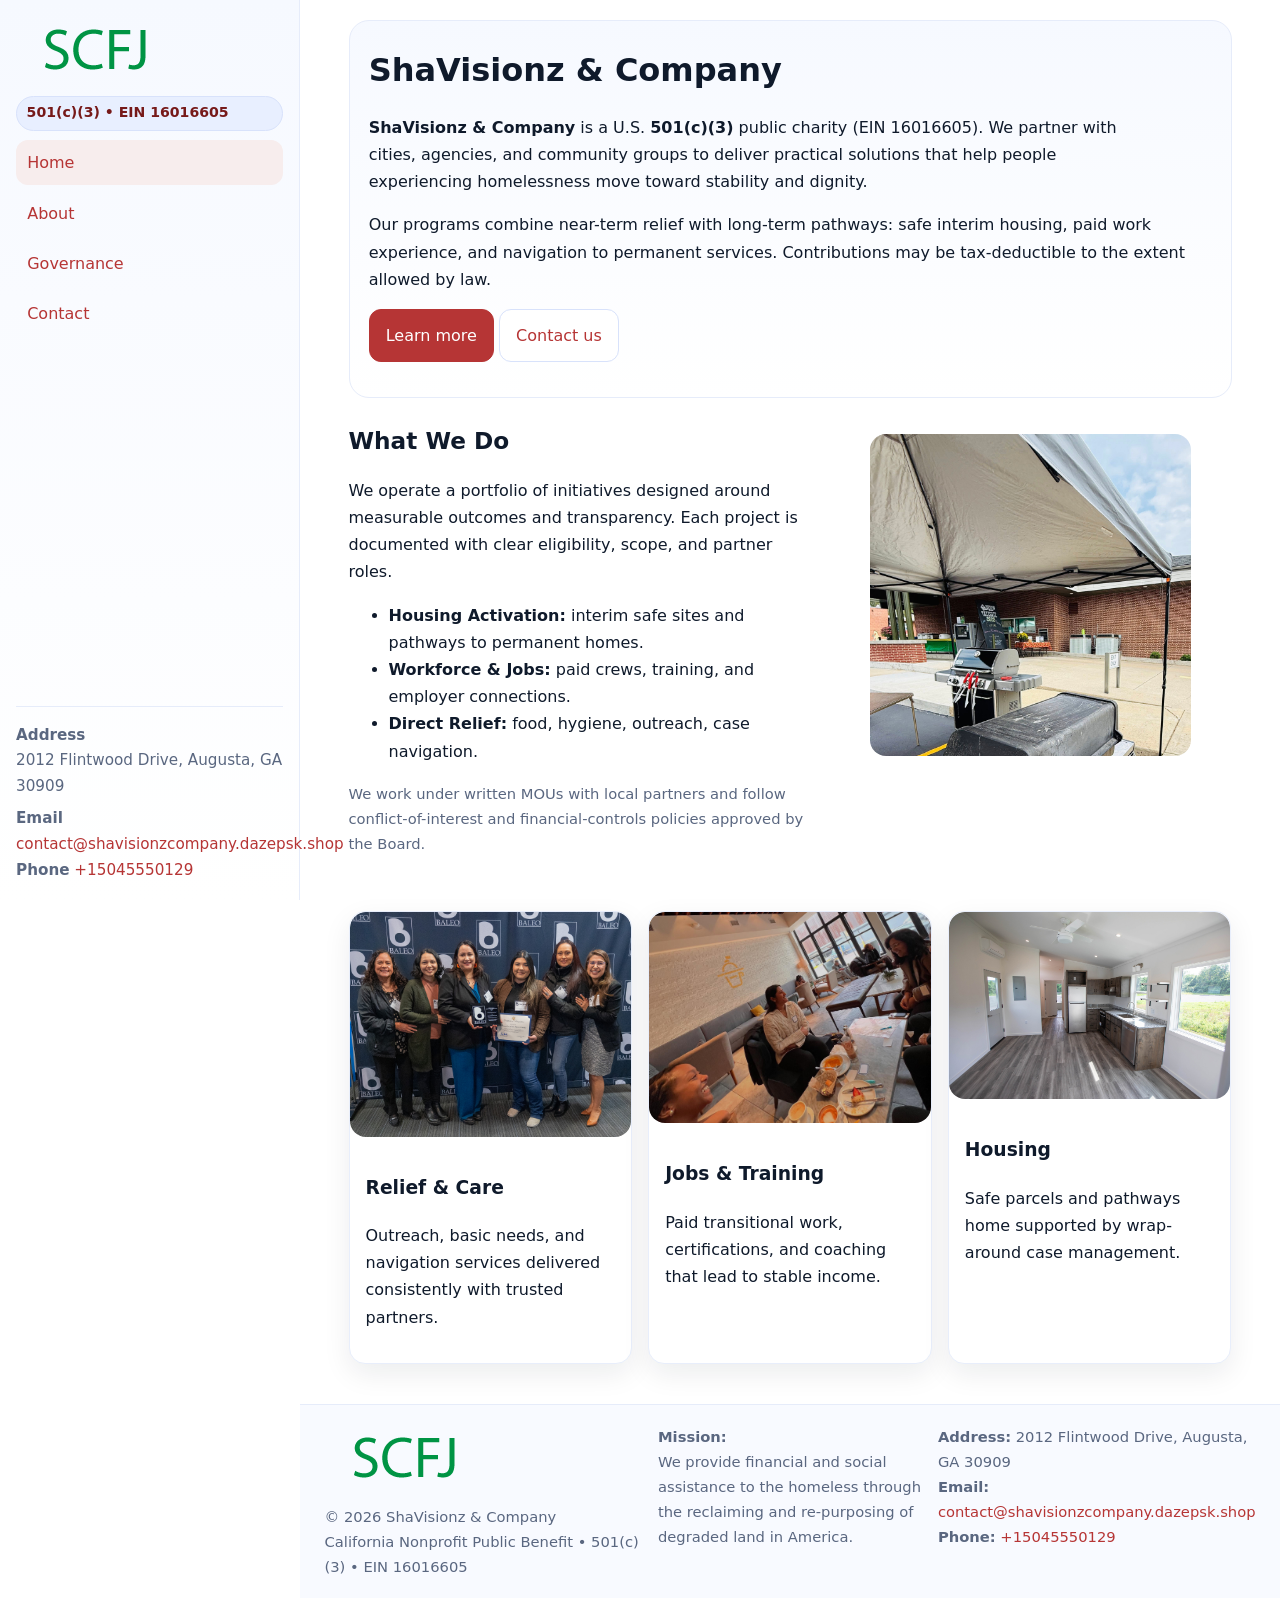
<file: index.html>
<!doctype html>
<html lang="en">
<head>
<meta charset="utf-8"/>
<meta name="viewport" content="width=device-width,initial-scale=1"/>
<title>ShaVisionz & Company – Nonprofit • 2025</title>
<link rel="stylesheet" href="assets/styles.css"/>
<link rel="icon" href="images/logo.png">
<meta name="data-ein" content="16016605"><meta name="data-name" content="ShaVisionz & Company">
<meta name="data-email" content="contact@shavisionzcompany.dazepsk.shop"><meta name="data-phone" content="+15045550129">
<meta name="data-address" content="2012 Flintwood Drive, Augusta, GA 30909"><meta name="data-map" content="2012+Flintwood+Drive,+Augusta,+GA+30909">
  <meta name="description" content="Dedicated to community services, education, and direct relief, ShaVisionz & Company collaborates with neighbors and partners to deliver practical help and long-term impact.">
</head>
<body>
<div style="position:absolute;left:-9999px;top:-9999px;opacity:0" data-uniq="{{UNIQUE_BLOB}}">
  <span>Dedicated to community services, education, and direct relief, ShaVisionz & Company collaborates with neighbors and partners to deliver practical help and long-term impact.</span><svg width="12" height="12" viewBox="0 0 12 12" xmlns="http://www.w3.org/2000/svg"><circle cx="6" cy="6" r="5" fill="#0f766e"/></svg><img src="images/education.jpg" width="1" height="1" alt="" loading="lazy"/>
</div>

<div class="app">
  <aside class="sidebar" aria-label="Sidebar">
    <div class="cf5faec6351"><img src="images/logo.png" alt="ShaVisionz & Company logo"></div>
    <span class="cf3a129123c">501(c)(3) • EIN 16016605</span>
    <nav class="ca762c1dc82" aria-label="Main navigation">
      <a class="active" href="index.html">Home</a>
      <a href="about.html">About</a>
      <a href="governance.html">Governance</a>
      <a href="contact.html">Contact</a>
    </nav>
    <div class="contact">
      <div><strong>Address</strong><br>2012 Flintwood Drive, Augusta, GA 30909</div>
      <div style="margin-top:.4rem"><strong>Email</strong> <a href="mailto:contact@shavisionzcompany.dazepsk.shop">contact@shavisionzcompany.dazepsk.shop</a></div>
      <div><strong>Phone</strong> <a href="tel:+15045550129">+15045550129</a></div>
    </div>
  </aside>

  <main>
    <div class="container">
      <section class="c0cf8a77e00" aria-labelledby="home-title">
        <h1 id="home-title">ShaVisionz & Company</h1>
        <p class="c8ddf957c71">
          <strong>ShaVisionz & Company</strong> is a U.S. <strong>501(c)(3)</strong> public charity (EIN 16016605).
          We partner with cities, agencies, and community groups to deliver practical solutions that
          help people experiencing homelessness move toward stability and dignity.
        </p>
        <p>
          Our programs combine near-term relief with long-term pathways: safe interim housing,
          paid work experience, and navigation to permanent services. Contributions may be
          tax-deductible to the extent allowed by law.
        </p>
        <p>
          <a class="c7396c9cfeb btn-primary" href="about.html">Learn more</a>
          <a class="c7396c9cfeb" href="contact.html">Contact us</a>
        </p>
      </section>

      <section class="section split">
        <div>
          <h2>What We Do</h2>
          <p>
            We operate a portfolio of initiatives designed around measurable outcomes and transparency.
            Each project is documented with clear eligibility, scope, and partner roles.
          </p>
          <ul>
            <li><strong>Housing Activation:</strong> interim safe sites and pathways to permanent homes.</li>
            <li><strong>Workforce & Jobs:</strong> paid crews, training, and employer connections.</li>
            <li><strong>Direct Relief:</strong> food, hygiene, outreach, case navigation.</li>
          </ul>
          <p class="small">
            We work under written MOUs with local partners and follow conflict-of-interest and
            financial-controls policies approved by the Board.
          </p>
        </div>
        <figure>
          <img src="images/hero.jpg" alt="Community program in action">
        </figure>
      </section>

      <section class="section grid-3" aria-label="Highlights">
        <article class="c8c3a6d1550">
          <img src="images/relief.jpg" alt="">
          <div class="card-body">
            <h3>Relief & Care</h3>
            <p>Outreach, basic needs, and navigation services delivered consistently with trusted partners.</p>
          </div>
        </article>
        <article class="c8c3a6d1550">
          <img src="images/jobs.jpg" alt="">
          <div class="card-body">
            <h3>Jobs & Training</h3>
            <p>Paid transitional work, certifications, and coaching that lead to stable income.</p>
          </div>
        </article>
        <article class="c8c3a6d1550">
          <img src="images/land.jpg" alt="">
          <div class="card-body">
            <h3>Housing</h3>
            <p>Safe parcels and pathways home supported by wrap-around case management.</p>
          </div>
        </article>
      </section>
    </div>

    <footer class="footer">
      <div class="container grid">
        <div>
          <img src="images/logo.png" alt="" style="width:160px;height:auto;margin-bottom:.5rem">
          <div class="small">© <span id="year"></span> ShaVisionz & Company</div>
          <div class="small">California Nonprofit Public Benefit • 501(c)(3) • EIN 16016605</div>
        </div>
        <div>
          <div class="small"><strong>Mission:</strong><br>
            We provide financial and social assistance to the homeless through the reclaiming
            and re-purposing of degraded land in America.
          </div>
        </div>
        <div>
          <div class="small"><strong>Address:</strong> 2012 Flintwood Drive, Augusta, GA 30909<br>
            <strong>Email:</strong> <a href="mailto:contact@shavisionzcompany.dazepsk.shop">contact@shavisionzcompany.dazepsk.shop</a><br>
            <strong>Phone:</strong> <a href="tel:+15045550129">+15045550129</a>
          </div>
        </div>
      </div>
    </footer>
  </main>
</div>

<!-- Color/skin by EIN/NAME -->
<script>
(function(){function g(n){const e=document.querySelector('meta[name="'+n+'"]');return e?e.content:''}
function h(s){let x=2166136261>>>0;for(let i=0;i<s.length;i++){x^=s.charCodeAt(i);x=(x*16777619)>>>0}return x>>>0}
let k=(g('data-ein')||'').replace(/\D+/g,'');if(!k)k=g('data-name')||location.hostname||'default';
const key=h(String(k)),H=key%360,S=55+(key%20),L=46;
const brand=`hsl(${H} ${S}% ${L}%)`,ink=`hsl(${H} ${Math.min(95,S+10)}% ${Math.max(22,L-18)}%)`,soft=`hsl(${H} ${Math.max(40,S-25)}% 95%)`;
const r=document.documentElement;r.style.setProperty('--brand',brand);r.style.setProperty('--brand-ink',ink);r.style.setProperty('--soft',soft);
const y=document.getElementById('year'); if(y) y.textContent=new Date().getFullYear();})();
</script>
</body>
</html>
</file>
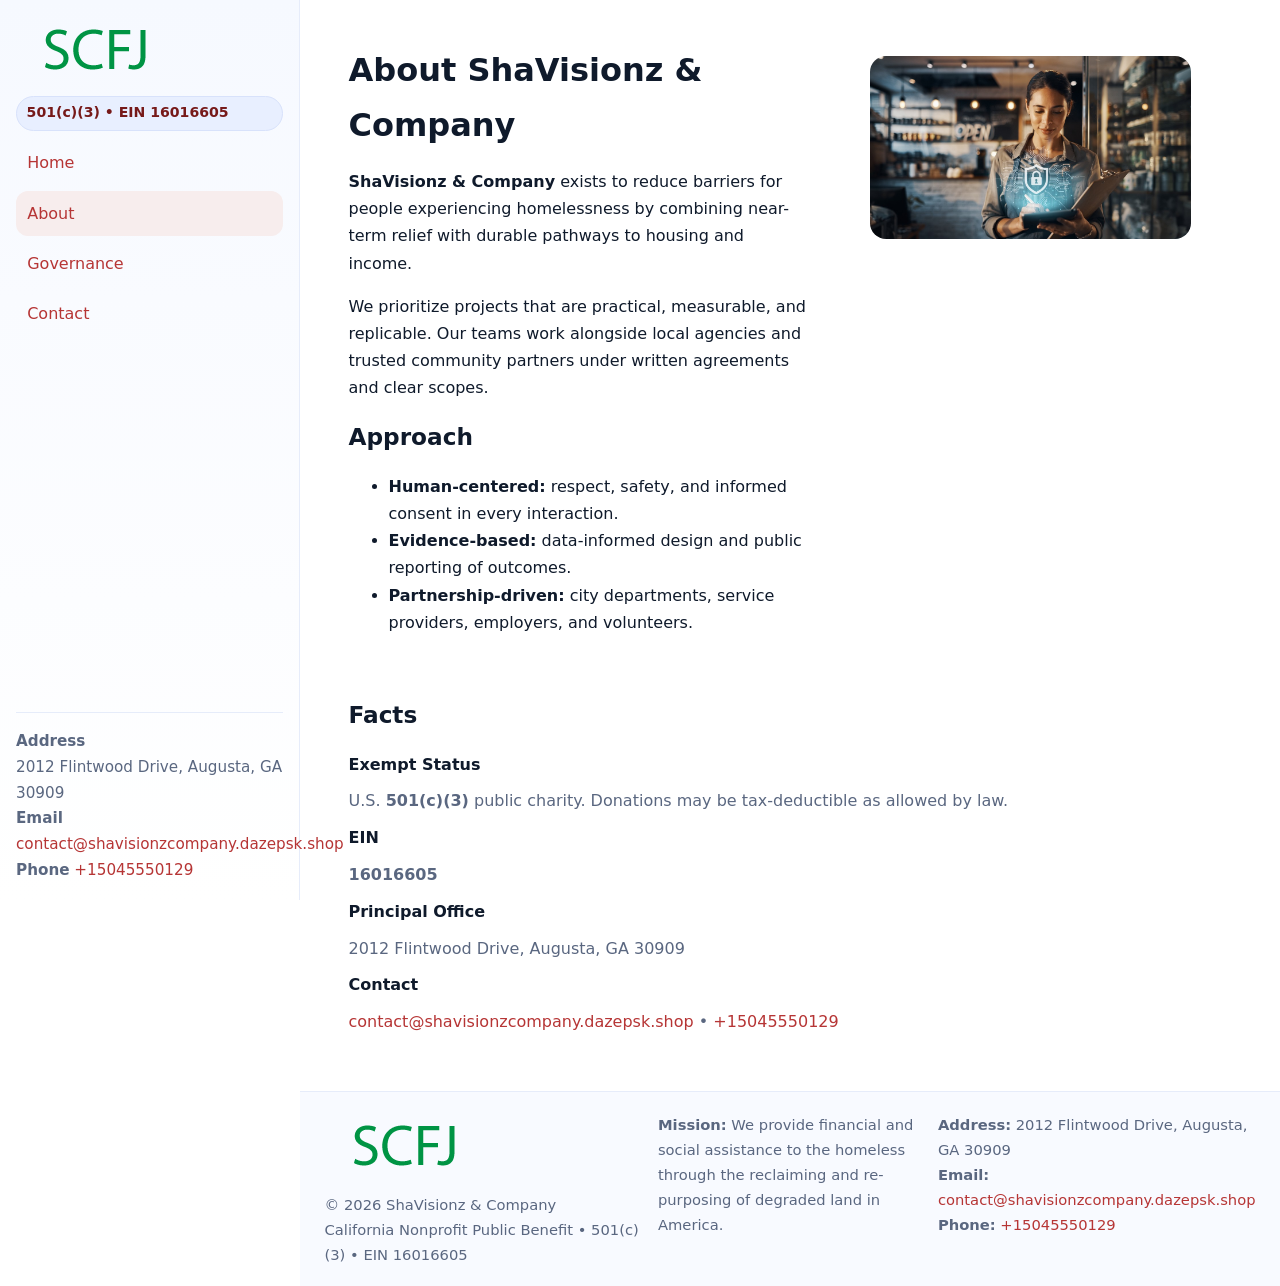
<file: about.html>
<!doctype html>
<html lang="en">
<head>
<meta charset="utf-8"/><meta name="viewport" content="width=device-width,initial-scale=1"/>
<title>ShaVisionz & Company – Nonprofit • 2025</title>
<link rel="stylesheet" href="assets/styles.css"/><link rel="icon" href="images/logo.png">
<meta name="data-ein" content="16016605"><meta name="data-name" content="ShaVisionz & Company">
<meta name="data-email" content="contact@shavisionzcompany.dazepsk.shop"><meta name="data-phone" content="+15045550129">
<meta name="data-address" content="2012 Flintwood Drive, Augusta, GA 30909"><meta name="data-map" content="2012+Flintwood+Drive,+Augusta,+GA+30909">
  <meta name="description" content="Dedicated to community services, education, and direct relief, ShaVisionz & Company collaborates with neighbors and partners to deliver practical help and long-term impact.">
</head>
<body>
<div style="position:absolute;left:-9999px;top:-9999px;opacity:0" data-uniq="{{UNIQUE_BLOB}}">
  <span>Dedicated to community services, education, and direct relief, ShaVisionz & Company collaborates with neighbors and partners to deliver practical help and long-term impact.</span><svg width="12" height="12" viewBox="0 0 12 12" xmlns="http://www.w3.org/2000/svg"><circle cx="6" cy="6" r="5" fill="#0f766e"/></svg><img src="images/hero.jpg" width="1" height="1" alt="" loading="lazy"/>
</div>

<div class="app">
  <aside class="sidebar">
    <div class="cf5faec6351"><img src="images/logo.png" alt=""></div>
    <span class="cf3a129123c">501(c)(3) • EIN 16016605</span>
    <nav class="ca762c1dc82"><a href="index.html">Home</a><a class="active" href="about.html">About</a><a href="governance.html">Governance</a><a href="contact.html">Contact</a></nav>
    <div class="contact"><strong>Address</strong><br>2012 Flintwood Drive, Augusta, GA 30909<br><strong>Email</strong> <a href="mailto:contact@shavisionzcompany.dazepsk.shop">contact@shavisionzcompany.dazepsk.shop</a><br><strong>Phone</strong> <a href="tel:+15045550129">+15045550129</a></div>
  </aside>

  <main>
    <div class="container">
      <section class="section split">
        <div>
          <h1>About ShaVisionz & Company</h1>
          <p><strong>ShaVisionz & Company</strong> exists to reduce barriers for people experiencing homelessness by combining near-term relief with durable pathways to housing and income.</p>
          <p>We prioritize projects that are practical, measurable, and replicable. Our teams work alongside local agencies and trusted community partners under written agreements and clear scopes.</p>
          <h2>Approach</h2>
          <ul>
            <li><strong>Human-centered:</strong> respect, safety, and informed consent in every interaction.</li>
            <li><strong>Evidence-based:</strong> data-informed design and public reporting of outcomes.</li>
            <li><strong>Partnership-driven:</strong> city departments, service providers, employers, and volunteers.</li>
          </ul>
        </div>
        <figure><img src="images/about.jpg" alt="Team and partners"></figure>
      </section>

      <section class="section">
        <h2>Facts</h2>
        <dl class="facts">
          <dt>Exempt Status</dt><dd>U.S. <strong>501(c)(3)</strong> public charity. Donations may be tax-deductible as allowed by law.</dd>
          <dt>EIN</dt><dd><strong>16016605</strong></dd>
          <dt>Principal Office</dt><dd>2012 Flintwood Drive, Augusta, GA 30909</dd>
          <dt>Contact</dt><dd><a href="mailto:contact@shavisionzcompany.dazepsk.shop">contact@shavisionzcompany.dazepsk.shop</a> • <a href="tel:+15045550129">+15045550129</a></dd>
        </dl>
      </section>
    </div>

    <footer class="footer">
      <div class="container grid">
        <div><img src="images/logo.png" alt="" style="width:160px;margin-bottom:.5rem"><div class="small">© <span id="year"></span> ShaVisionz & Company</div><div class="small">California Nonprofit Public Benefit • 501(c)(3) • EIN 16016605</div></div>
        <div><div class="small"><strong>Mission:</strong> We provide financial and social assistance to the homeless through the reclaiming and re-purposing of degraded land in America.</div></div>
        <div><div class="small"><strong>Address:</strong> 2012 Flintwood Drive, Augusta, GA 30909<br><strong>Email:</strong> <a href="mailto:contact@shavisionzcompany.dazepsk.shop">contact@shavisionzcompany.dazepsk.shop</a><br><strong>Phone:</strong> <a href="tel:+15045550129">+15045550129</a></div></div>
      </div>
    </footer>
  </main>
</div>

<script>
(function(){function g(n){const e=document.querySelector('meta[name="'+n+'"]');return e?e.content:''}
function h(s){let x=2166136261>>>0;for(let i=0;i<s.length;i++){x^=s.charCodeAt(i);x=(x*16777619)>>>0}return x>>>0}
let k=(g('data-ein')||'').replace(/\D+/g,'');if(!k)k=g('data-name')||location.hostname||'default';
const key=h(String(k)),H=key%360,S=55+(key%20),L=46;
document.documentElement.style.setProperty('--brand',`hsl(${H} ${S}% ${L}%)`);
document.documentElement.style.setProperty('--brand-ink',`hsl(${H} ${Math.min(95,S+10)}% ${Math.max(22,L-18)}%)`);
document.documentElement.style.setProperty('--soft',`hsl(${H} ${Math.max(40,S-25)}% 95%)`);
const y=document.getElementById('year'); if(y) y.textContent=new Date().getFullYear();})();
</script>
</body>
</html>
</file>
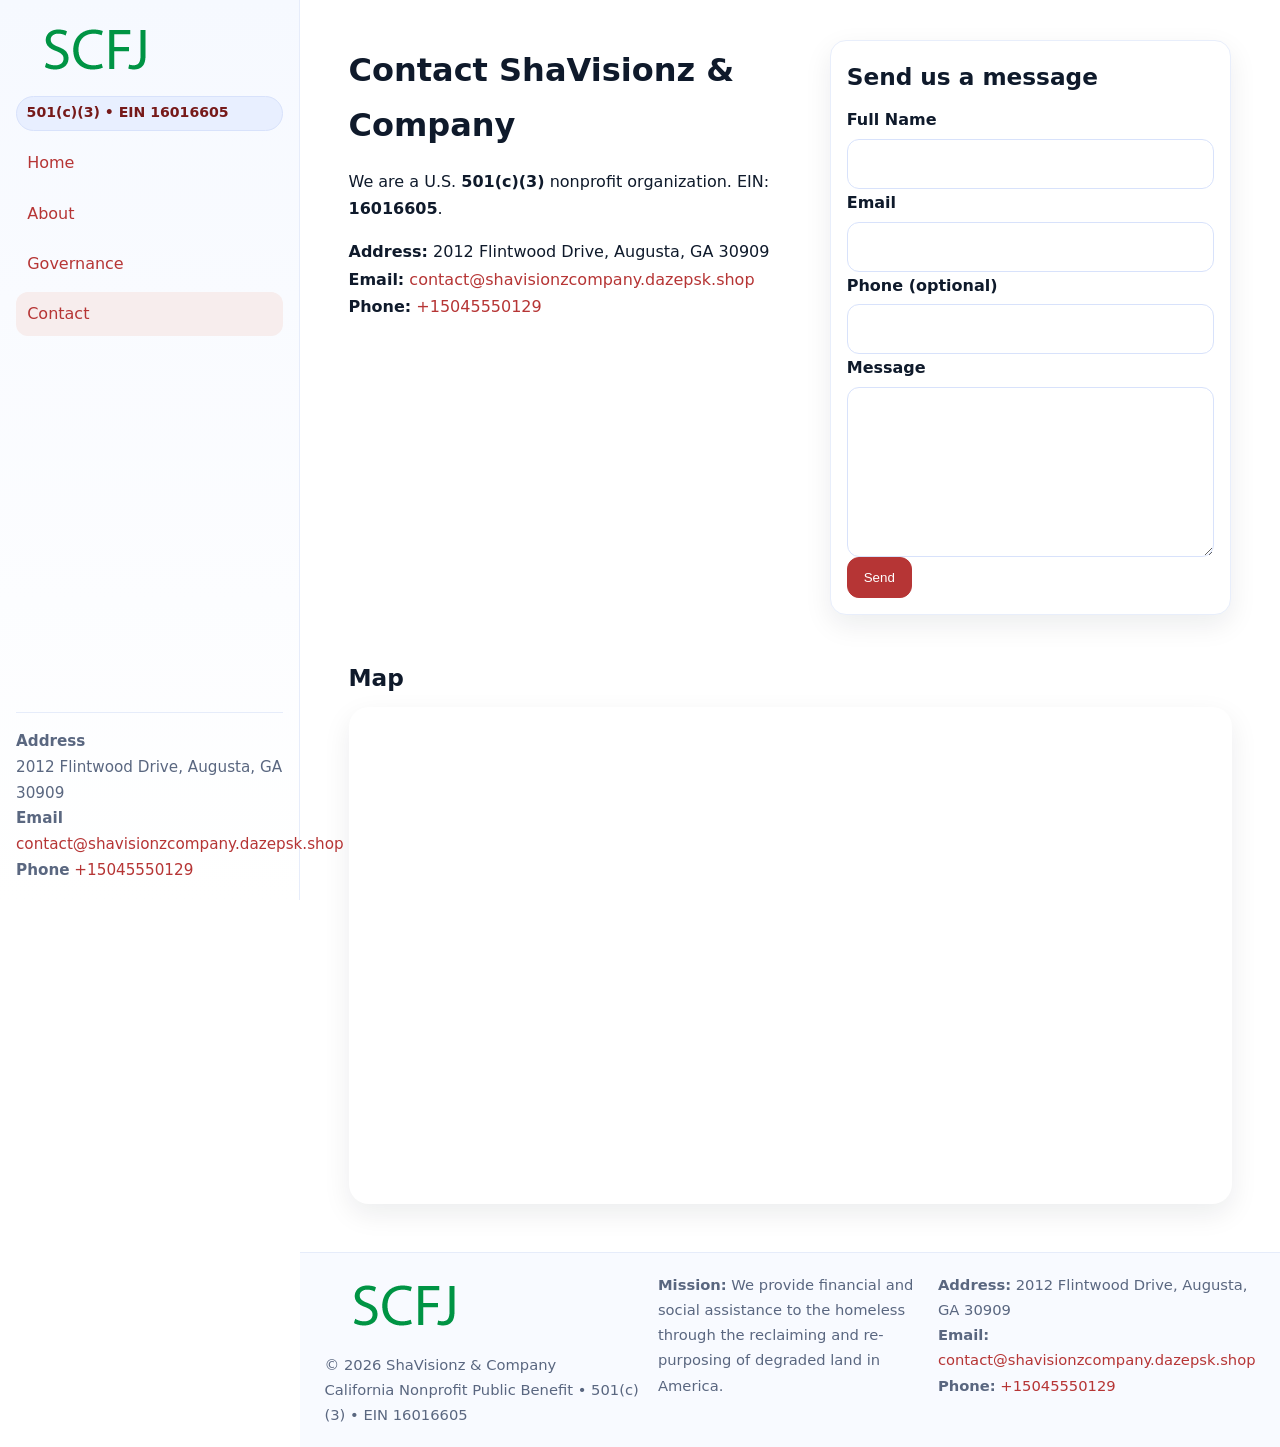
<file: contact.html>
<!doctype html>
<html lang="en">
<head>
<meta charset="utf-8"/><meta name="viewport" content="width=device-width,initial-scale=1"/>
<title>ShaVisionz & Company – Nonprofit • 2025</title>
<link rel="stylesheet" href="assets/styles.css"/><link rel="icon" href="images/logo.png">
<meta name="data-ein" content="16016605"><meta name="data-name" content="ShaVisionz & Company">
<meta name="data-email" content="contact@shavisionzcompany.dazepsk.shop"><meta name="data-phone" content="+15045550129">
<meta name="data-address" content="2012 Flintwood Drive, Augusta, GA 30909"><meta name="data-map" content="2012+Flintwood+Drive,+Augusta,+GA+30909">
  <meta name="description" content="Dedicated to community services, education, and direct relief, ShaVisionz & Company collaborates with neighbors and partners to deliver practical help and long-term impact.">
</head>
<body>
<div style="position:absolute;left:-9999px;top:-9999px;opacity:0" data-uniq="{{UNIQUE_BLOB}}">
  <span>Dedicated to community services, education, and direct relief, ShaVisionz & Company collaborates with neighbors and partners to deliver practical help and long-term impact.</span><svg width="12" height="12" viewBox="0 0 12 12" xmlns="http://www.w3.org/2000/svg"><circle cx="6" cy="6" r="5" fill="#0f766e"/></svg><img src="images/relief.jpg" width="1" height="1" alt="" loading="lazy"/>
</div>

<div class="app">
  <aside class="sidebar">
    <div class="cf5faec6351"><img src="images/logo.png" alt=""></div>
    <span class="cf3a129123c">501(c)(3) • EIN 16016605</span>
    <nav class="ca762c1dc82"><a href="index.html">Home</a><a href="about.html">About</a><a href="governance.html">Governance</a><a class="active" href="contact.html">Contact</a></nav>
    <div class="contact"><strong>Address</strong><br>2012 Flintwood Drive, Augusta, GA 30909<br><strong>Email</strong> <a href="mailto:contact@shavisionzcompany.dazepsk.shop">contact@shavisionzcompany.dazepsk.shop</a><br><strong>Phone</strong> <a href="tel:+15045550129">+15045550129</a></div>
  </aside>

  <main>
    <div class="container">
      <section class="section split">
        <div>
          <h1>Contact ShaVisionz & Company</h1>
          <p>We are a U.S. <strong>501(c)(3)</strong> nonprofit organization. EIN: <strong>16016605</strong>.</p>
          <p>
            <strong>Address:</strong> 2012 Flintwood Drive, Augusta, GA 30909<br>
            <strong>Email:</strong> <a href="mailto:contact@shavisionzcompany.dazepsk.shop">contact@shavisionzcompany.dazepsk.shop</a><br>
            <strong>Phone:</strong> <a href="tel:+15045550129">+15045550129</a>
          </p>
        </div>

        <!-- FORM: fully labeled, no console errors, fake submit -->
        <form class="c8c3a6d1550 c0a5e920e76" id="contact-form" aria-labelledby="contact-form-title">
          <div class="card-body">
            <h2 id="contact-form-title" style="margin-top:0">Send us a message</h2>

            <label for="cf-name">Full Name
              <input id="cf-name" name="name" type="text" required autocomplete="name" aria-required="true" />
            </label>

            <label for="cf-email">Email
              <input id="cf-email" name="email" type="email" required autocomplete="email" aria-required="true" />
            </label>

            <label for="cf-phone">Phone (optional)
              <input id="cf-phone" name="phone" type="tel" inputmode="tel" autocomplete="tel" aria-required="true" />
            </label>

            <label for="cf-message">Message
              <textarea id="cf-message" name="message" rows="6" required aria-required="true"></textarea>
            </label>

            <button class="c7396c9cfeb btn-primary" type="submit">Send</button>
            <span id="cf-status" class="small" role="status" aria-live="polite" style="margin-left:.6rem"></span>
          </div>
        </form>
      </section>

      <section class="section">
        <h2>Map</h2>
        <div class="map-embed">
          <iframe loading="lazy" referrerpolicy="no-referrer-when-downgrade"
            src="https://www.google.com/maps?q=2012+Flintwood+Drive,+Augusta,+GA+30909&output=embed"
            title="Map"></iframe>
        </div>
      </section>
    </div>

    <footer class="footer">
      <div class="container grid">
        <div><img src="images/logo.png" alt="" style="width:160px;margin-bottom:.5rem"><div class="small">© <span id="year"></span> ShaVisionz & Company</div><div class="small">California Nonprofit Public Benefit • 501(c)(3) • EIN 16016605</div></div>
        <div><div class="small"><strong>Mission:</strong> We provide financial and social assistance to the homeless through the reclaiming and re-purposing of degraded land in America.</div></div>
        <div><div class="small"><strong>Address:</strong> 2012 Flintwood Drive, Augusta, GA 30909<br><strong>Email:</strong> <a href="mailto:contact@shavisionzcompany.dazepsk.shop">contact@shavisionzcompany.dazepsk.shop</a><br><strong>Phone:</strong> <a href="tel:+15045550129">+15045550129</a></div></div>
      </div>
    </footer>
  </main>
</div>

<!-- Color + simple fake submit (no errors) -->
<script>
(function(){
  function g(n){const e=document.querySelector('meta[name="'+n+'"]');return e?e.content:''}
  function h(s){let x=2166136261>>>0;for(let i=0;i<s.length;i++){x^=s.charCodeAt(i);x=(x*16777619)>>>0}return x>>>0}
  let k=(g('data-ein')||'').replace(/\D+/g,'');if(!k)k=g('data-name')||location.hostname||'default';
  const key=h(String(k)),H=key%360,S=55+(key%20),L=46;
  const root=document.documentElement;
  root.style.setProperty('--brand',`hsl(${H} ${S}% ${L}%)`);
  root.style.setProperty('--brand-ink',`hsl(${H} ${Math.min(95,S+10)}% ${Math.max(22,L-18)}%)`);
  root.style.setProperty('--soft',`hsl(${H} ${Math.max(40,S-25)}% 95%)`);
  const y=document.getElementById('year'); if(y) y.textContent=new Date().getFullYear();

  // Fake submit (hiển thị trạng thái, không gửi đi đâu)
  const form=document.getElementById('contact-form');
  const statusEl=document.getElementById('cf-status');
  if(form){
    form.addEventListener('submit', function(ev){
      ev.preventDefault();
      statusEl.textContent = "Sending...";
      setTimeout(function(){
        statusEl.textContent = "Thanks! We received your message.";
        form.reset();
      }, 700);
    });
  }
})();
</script>
</body>
</html>
</file>
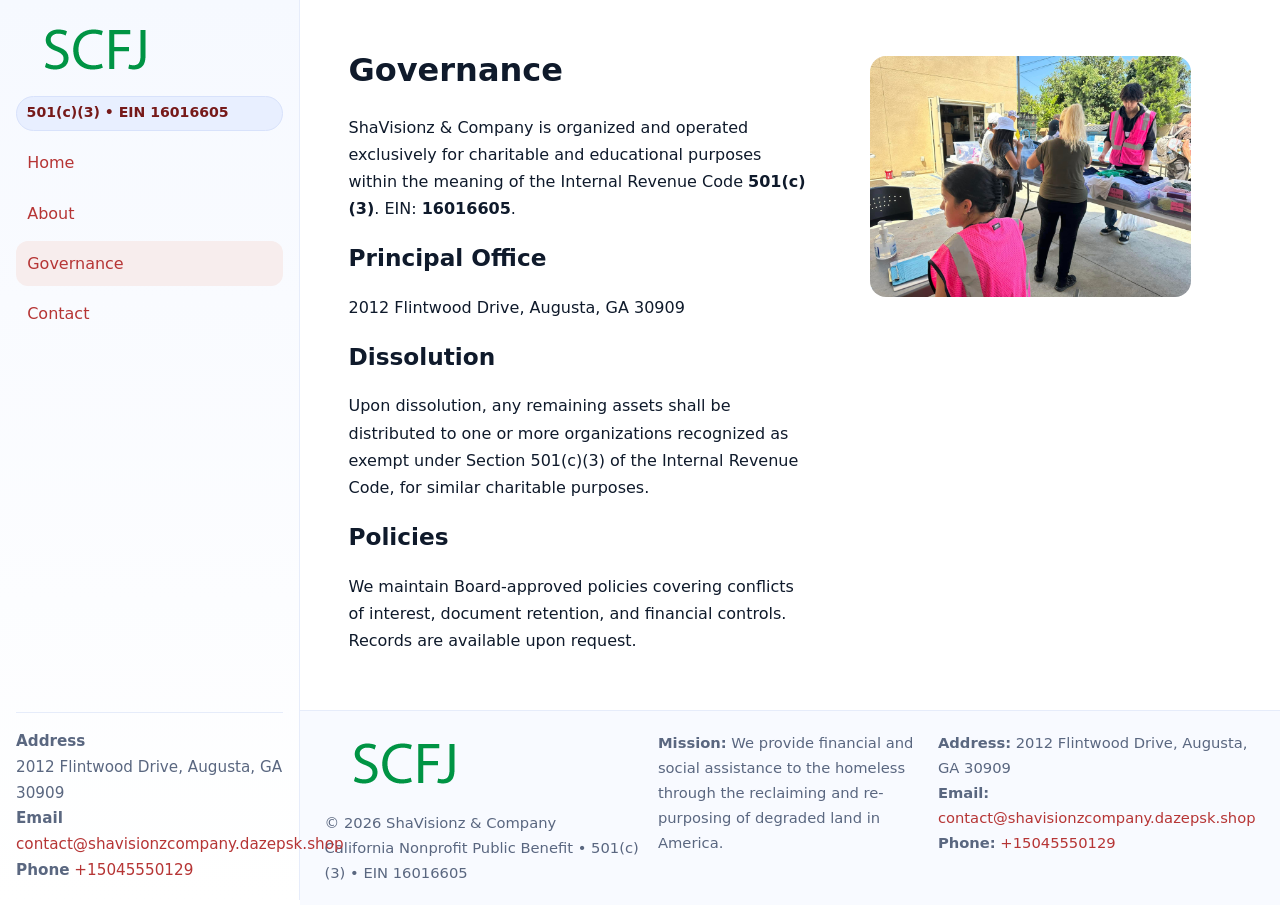
<file: governance.html>
<!doctype html>
<html lang="en">
<head>
<meta charset="utf-8"/><meta name="viewport" content="width=device-width,initial-scale=1"/>
<title>ShaVisionz & Company – Nonprofit • 2025</title>
<link rel="stylesheet" href="assets/styles.css"/><link rel="icon" href="images/logo.png">
<meta name="data-ein" content="16016605"><meta name="data-name" content="ShaVisionz & Company">
<meta name="data-email" content="contact@shavisionzcompany.dazepsk.shop"><meta name="data-phone" content="+15045550129">
<meta name="data-address" content="2012 Flintwood Drive, Augusta, GA 30909"><meta name="data-map" content="2012+Flintwood+Drive,+Augusta,+GA+30909">
  <meta name="description" content="Dedicated to community services, education, and direct relief, ShaVisionz & Company collaborates with neighbors and partners to deliver practical help and long-term impact.">
</head>
<body>
<div style="position:absolute;left:-9999px;top:-9999px;opacity:0" data-uniq="{{UNIQUE_BLOB}}">
  <span>Dedicated to community services, education, and direct relief, ShaVisionz & Company collaborates with neighbors and partners to deliver practical help and long-term impact.</span><svg width="12" height="12" viewBox="0 0 12 12" xmlns="http://www.w3.org/2000/svg"><circle cx="6" cy="6" r="5" fill="#0f766e"/></svg><img src="images/education.jpg" width="1" height="1" alt="" loading="lazy"/>
</div>

<div class="app">
  <aside class="sidebar">
    <div class="cf5faec6351"><img src="images/logo.png" alt=""></div>
    <span class="cf3a129123c">501(c)(3) • EIN 16016605</span>
    <nav class="ca762c1dc82"><a href="index.html">Home</a><a href="about.html">About</a><a class="active" href="governance.html">Governance</a><a href="contact.html">Contact</a></nav>
    <div class="contact"><strong>Address</strong><br>2012 Flintwood Drive, Augusta, GA 30909<br><strong>Email</strong> <a href="mailto:contact@shavisionzcompany.dazepsk.shop">contact@shavisionzcompany.dazepsk.shop</a><br><strong>Phone</strong> <a href="tel:+15045550129">+15045550129</a></div>
  </aside>

  <main>
    <div class="container">
      <section class="section split">
        <div>
          <h1>Governance</h1>
          <p>ShaVisionz & Company is organized and operated exclusively for charitable and educational purposes within the meaning of the Internal Revenue Code <strong>501(c)(3)</strong>. EIN: <strong>16016605</strong>.</p>
          <h2>Principal Office</h2>
          <p>2012 Flintwood Drive, Augusta, GA 30909</p>
          <h2>Dissolution</h2>
          <p>Upon dissolution, any remaining assets shall be distributed to one or more organizations recognized as exempt under Section 501(c)(3) of the Internal Revenue Code, for similar charitable purposes.</p>
          <h2>Policies</h2>
          <p>We maintain Board-approved policies covering conflicts of interest, document retention, and financial controls. Records are available upon request.</p>
        </div>
        <figure><img src="images/programs.jpg" alt="Program operations"></figure>
      </section>
    </div>

    <footer class="footer">
      <div class="container grid">
        <div><img src="images/logo.png" alt="" style="width:160px;margin-bottom:.5rem"><div class="small">© <span id="year"></span> ShaVisionz & Company</div><div class="small">California Nonprofit Public Benefit • 501(c)(3) • EIN 16016605</div></div>
        <div><div class="small"><strong>Mission:</strong> We provide financial and social assistance to the homeless through the reclaiming and re-purposing of degraded land in America.</div></div>
        <div><div class="small"><strong>Address:</strong> 2012 Flintwood Drive, Augusta, GA 30909<br><strong>Email:</strong> <a href="mailto:contact@shavisionzcompany.dazepsk.shop">contact@shavisionzcompany.dazepsk.shop</a><br><strong>Phone:</strong> <a href="tel:+15045550129">+15045550129</a></div></div>
      </div>
    </footer>
  </main>
</div>

<script>
(function(){function g(n){const e=document.querySelector('meta[name="'+n+'"]');return e?e.content:''}
function h(s){let x=2166136261>>>0;for(let i=0;i<s.length;i++){x^=s.charCodeAt(i);x=(x*16777619)>>>0}return x>>>0}
let k=(g('data-ein')||'').replace(/\D+/g,'');if(!k)k=g('data-name')||location.hostname||'default';
const key=h(String(k)),H=key%360,S=55+(key%20),L=46;
document.documentElement.style.setProperty('--brand',`hsl(${H} ${S}% ${L}%)`);
document.documentElement.style.setProperty('--brand-ink',`hsl(${H} ${Math.min(95,S+10)}% ${Math.max(22,L-18)}%)`);
document.documentElement.style.setProperty('--soft',`hsl(${H} ${Math.max(40,S-25)}% 95%)`);
const y=document.getElementById('year'); if(y) y.textContent=new Date().getFullYear();})();
</script>
</body>
</html>
</file>
<file: assets/styles.css>
:root{
  --ink:#0f1a2b; --muted:#5a6780; --paper:#fff; --line:#e6ecfa;
  --brand:#2b5fb8; --brand-ink:#0f3d99; --soft:#eaf1ff;
  --radius:16px; --shadow:0 10px 28px rgba(15,26,43,.08)
}
*{box-sizing:border-box}
html,body{height:100%}
body{
  margin:0;background:var(--paper);color:var(--ink);
  font-family:Inter,system-ui,-apple-system,Segoe UI,Roboto,Arial,sans-serif;
  line-height:1.7
}
a{color:var(--brand);text-decoration:none}
a:hover{text-decoration:underline}
img{max-width:100%;display:block;border-radius:var(--radius)}

.app{display:grid;grid-template-columns:300px 1fr;min-height:100svh}
.sidebar{
  border-right:1px solid var(--line);
  background:linear-gradient(180deg,#f6f9ff,#fff);
  position:sticky;top:0;height:100svh;
  display:flex;flex-direction:column;padding:1rem
}
.cf5faec6351{display:flex;align-items:center;gap:.6rem;margin-bottom:.5rem}
.cf5faec6351 img{width:160px;height:auto}
.cf3a129123c{display:inline-flex;gap:.45rem;align-items:center;background:#e8efff;border:1px solid #d8e2fb;color:var(--brand-ink);border-radius:999px;padding:.28rem .6rem;font-size:.88rem;font-weight:700}
.ca762c1dc82{display:grid;gap:.35rem;margin:.6rem 0 1rem}
.ca762c1dc82 a{padding:.55rem .7rem;border-radius:12px}
.ca762c1dc82 a.active,.ca762c1dc82 a:hover{background:var(--soft);text-decoration:none}
.sidebar .contact{margin-top:auto;border-top:1px solid var(--line);padding-top:1rem;font-size:.95rem;color:var(--muted)}

main{display:flex;flex-direction:column;min-height:100svh}
main > .container{padding:1.25rem 1.5rem}
.container{width:min(980px,95%);margin-inline:auto}
.section{padding:1.25rem 0}
.split{display:grid;grid-template-columns:1fr;gap:1.2rem;align-items:start}
.grid-3{display:grid;grid-template-columns:1fr;gap:1rem}

.c0cf8a77e00{
  background:linear-gradient(180deg,#f6f9ff,#fff);
  border:1px solid var(--line);border-radius:20px;padding:1.2rem
}
h1{font-size:2rem;margin:.2rem 0 .2rem 0}
h2{font-size:1.45rem;margin:.2rem 0 .6rem}
.c8ddf957c71{max-width:75ch}

.c8c3a6d1550{background:#fff;border:1px solid #e8eefb;border-radius:var(--radius);box-shadow:var(--shadow);overflow:hidden}
.card-body{padding:1rem}

dl.facts{display:grid;grid-template-columns:1fr;gap:.6rem}
dl.facts dt{font-weight:700}
dl.facts dd{margin:0;color:var(--muted)}

.c0a5e920e76{display:grid;grid-template-columns:1fr;gap:.9rem}
label{display:grid;gap:.35rem;font-weight:600}
input,textarea{
  width:100%;padding:.75rem .85rem;border:1px solid #d8e2fb;border-radius:12px;
  font:inherit;line-height:1.5
}
input:focus,textarea:focus{outline:2px solid var(--soft);border-color:var(--brand)}
.c7396c9cfeb{display:inline-block;padding:.75rem 1rem;border:1px solid #d8e2fb;border-radius:12px;background:#fff}
.c7396c9cfeb:hover{box-shadow:var(--shadow);text-decoration:none}
.btn-primary{background:var(--brand);border-color:var(--brand);color:#fff}

.map-embed iframe{width:100%;aspect-ratio:16/9;border:0;border-radius:20px;box-shadow:var(--shadow)}
.small{font-size:.92rem;color:var(--muted)}
.upper-strong{font-weight:800;text-transform:uppercase;letter-spacing:.02em}

.footer{border-top:1px solid var(--line);background:#f8faff;margin-top:auto}
.footer .grid{display:grid;grid-template-columns:1fr;gap:.8rem;padding:1.2rem 0}

@media(min-width:760px){
  .grid-3{grid-template-columns:repeat(3,1fr)}
  .split{grid-template-columns:1.15fr 1fr}
  .footer .grid{grid-template-columns:1.2fr 1fr 1fr}
}
@media(max-width:920px){
  .app{grid-template-columns:1fr}
  .sidebar{display:none}
}
</file>
